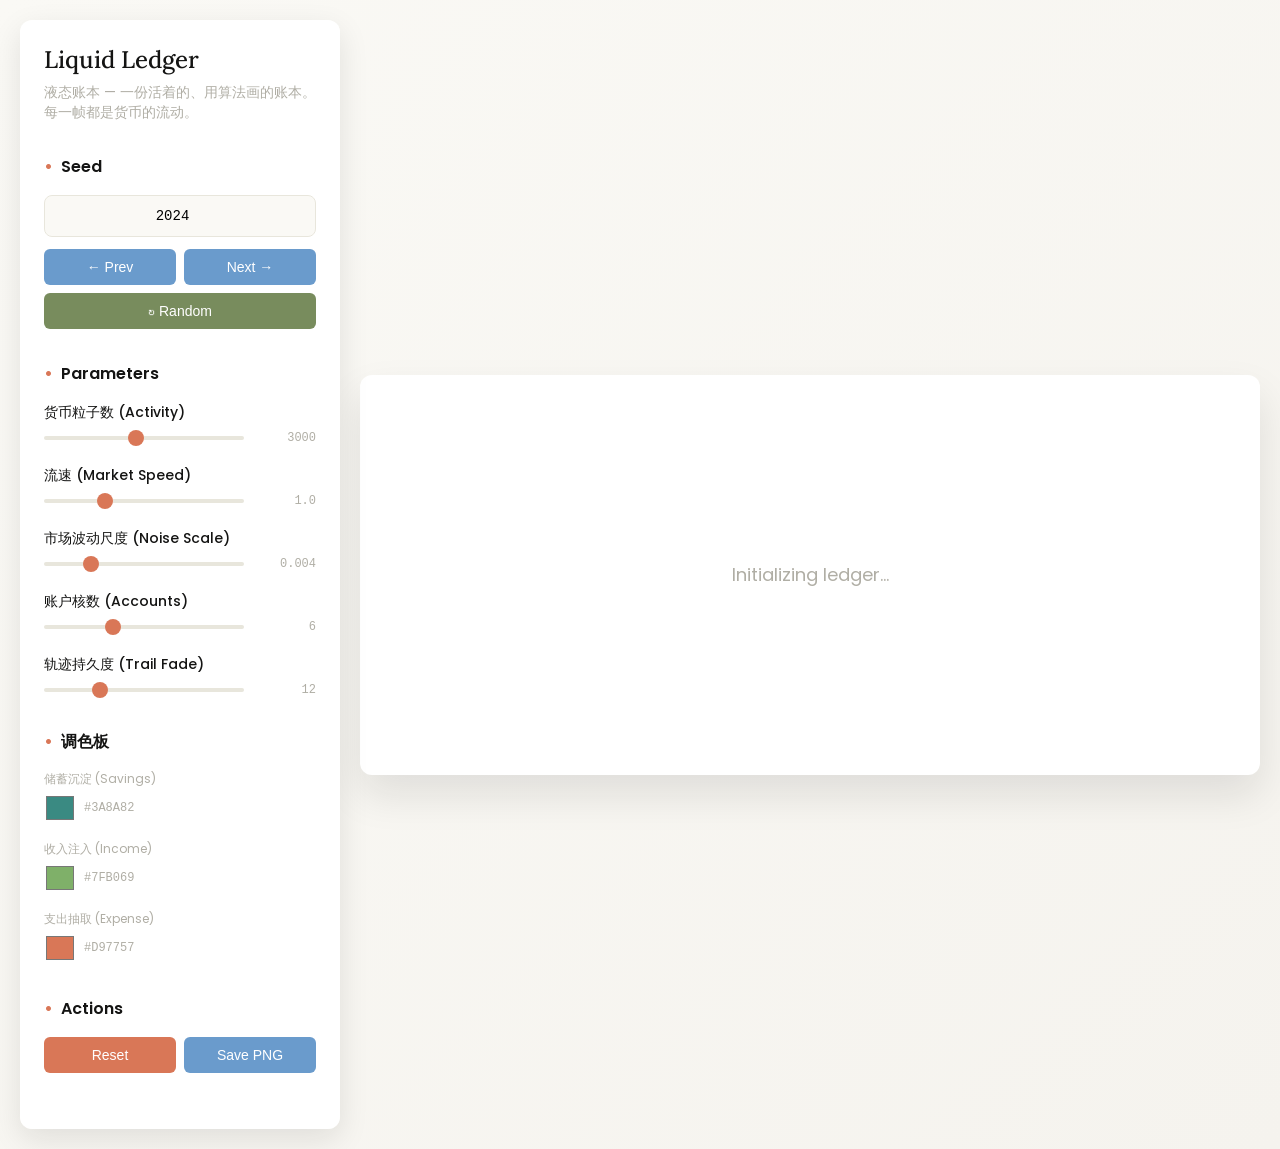
<file: 002.产品实现/algorithmic-art/liquid-ledger.html>
<!DOCTYPE html>
<!--
    基于 Anthropic 算法艺术 viewer 模板
    保留：sidebar 结构 / 字体 / Anthropic 配色（UI 用）
    替换：算法 / 参数 / 颜色（艺术用）
-->
<html lang="zh-CN">
<head>
    <meta charset="UTF-8">
    <meta name="viewport" content="width=device-width, initial-scale=1.0">
    <title>Liquid Ledger — 液态账本</title>
    <script src="https://cdn.bootcdn.net/ajax/libs/p5.js/1.7.0/p5.min.js"></script>
    <link rel="preconnect" href="https://fonts.googleapis.com">
    <link rel="preconnect" href="https://fonts.gstatic.com" crossorigin>
    <link href="https://fonts.googleapis.com/css2?family=Poppins:wght@400;500;600&family=Lora:wght@400;500&display=swap" rel="stylesheet">
    <style>
        :root {
            --anthropic-dark: #141413;
            --anthropic-light: #faf9f5;
            --anthropic-mid-gray: #b0aea5;
            --anthropic-light-gray: #e8e6dc;
            --anthropic-orange: #d97757;
            --anthropic-blue: #6a9bcc;
            --anthropic-green: #788c5d;
        }
        * { margin: 0; padding: 0; box-sizing: border-box; }
        body {
            font-family: 'Poppins', sans-serif;
            background: linear-gradient(135deg, var(--anthropic-light) 0%, #f5f3ee 100%);
            min-height: 100vh;
            color: var(--anthropic-dark);
        }
        .container {
            display: flex;
            min-height: 100vh;
            padding: 20px;
            gap: 20px;
        }
        .sidebar {
            width: 320px;
            flex-shrink: 0;
            background: rgba(255, 255, 255, 0.95);
            backdrop-filter: blur(10px);
            padding: 24px;
            border-radius: 12px;
            box-shadow: 0 10px 30px rgba(20, 20, 19, 0.1);
            overflow-y: auto;
            overflow-x: hidden;
        }
        .sidebar h1 {
            font-family: 'Lora', serif;
            font-size: 24px;
            font-weight: 500;
            color: var(--anthropic-dark);
            margin-bottom: 8px;
        }
        .sidebar .subtitle {
            color: var(--anthropic-mid-gray);
            font-size: 14px;
            margin-bottom: 32px;
            line-height: 1.4;
        }
        .control-section { margin-bottom: 32px; }
        .control-section h3 {
            font-size: 16px;
            font-weight: 600;
            color: var(--anthropic-dark);
            margin-bottom: 16px;
            display: flex;
            align-items: center;
            gap: 8px;
        }
        .control-section h3::before {
            content: '•';
            color: var(--anthropic-orange);
            font-weight: bold;
        }
        .seed-input {
            width: 100%;
            background: var(--anthropic-light);
            padding: 12px;
            border-radius: 8px;
            font-family: 'Courier New', monospace;
            font-size: 14px;
            margin-bottom: 12px;
            border: 1px solid var(--anthropic-light-gray);
            text-align: center;
        }
        .seed-input:focus {
            outline: none;
            border-color: var(--anthropic-orange);
            box-shadow: 0 0 0 2px rgba(217, 119, 87, 0.1);
            background: white;
        }
        .seed-controls {
            display: grid;
            grid-template-columns: 1fr 1fr;
            gap: 8px;
            margin-bottom: 8px;
        }
        .regen-button { margin-bottom: 0; }
        .control-group { margin-bottom: 20px; }
        .control-group label {
            display: block;
            font-size: 14px;
            font-weight: 500;
            color: var(--anthropic-dark);
            margin-bottom: 8px;
        }
        .slider-container {
            display: flex;
            align-items: center;
            gap: 12px;
        }
        .slider-container input[type="range"] {
            flex: 1;
            height: 4px;
            background: var(--anthropic-light-gray);
            border-radius: 2px;
            outline: none;
            -webkit-appearance: none;
        }
        .slider-container input[type="range"]::-webkit-slider-thumb {
            -webkit-appearance: none;
            width: 16px;
            height: 16px;
            background: var(--anthropic-orange);
            border-radius: 50%;
            cursor: pointer;
            transition: all 0.2s ease;
        }
        .slider-container input[type="range"]::-webkit-slider-thumb:hover {
            transform: scale(1.1);
            background: #c86641;
        }
        .slider-container input[type="range"]::-moz-range-thumb {
            width: 16px;
            height: 16px;
            background: var(--anthropic-orange);
            border-radius: 50%;
            border: none;
            cursor: pointer;
            transition: all 0.2s ease;
        }
        .value-display {
            font-family: 'Courier New', monospace;
            font-size: 12px;
            color: var(--anthropic-mid-gray);
            min-width: 60px;
            text-align: right;
        }
        .color-group { margin-bottom: 16px; }
        .color-group label {
            display: block;
            font-size: 12px;
            color: var(--anthropic-mid-gray);
            margin-bottom: 4px;
        }
        .color-picker-container {
            display: flex;
            align-items: center;
            gap: 8px;
        }
        .color-picker-container input[type="color"] {
            width: 32px;
            height: 32px;
            border: none;
            border-radius: 6px;
            cursor: pointer;
            background: none;
            padding: 0;
        }
        .color-value {
            font-family: 'Courier New', monospace;
            font-size: 12px;
            color: var(--anthropic-mid-gray);
        }
        .button {
            background: var(--anthropic-orange);
            color: white;
            border: none;
            padding: 10px 16px;
            border-radius: 6px;
            font-size: 14px;
            font-weight: 500;
            cursor: pointer;
            transition: all 0.2s ease;
            width: 100%;
        }
        .button:hover {
            background: #c86641;
            transform: translateY(-1px);
        }
        .button:active { transform: translateY(0); }
        .button.secondary { background: var(--anthropic-blue); }
        .button.secondary:hover { background: #5a8bb8; }
        .button.tertiary { background: var(--anthropic-green); }
        .button.tertiary:hover { background: #6b7b52; }
        .button-row { display: flex; gap: 8px; }
        .button-row .button { flex: 1; }
        .canvas-area {
            flex: 1;
            display: flex;
            align-items: center;
            justify-content: center;
            min-width: 0;
        }
        #canvas-container {
            width: 100%;
            max-width: 1000px;
            border-radius: 12px;
            overflow: hidden;
            box-shadow: 0 20px 40px rgba(20, 20, 19, 0.1);
            background: white;
        }
        #canvas-container canvas {
            display: block;
            width: 100% !important;
            height: auto !important;
        }
        .loading {
            display: flex;
            align-items: center;
            justify-content: center;
            font-size: 18px;
            color: var(--anthropic-mid-gray);
            min-height: 400px;
        }
        @media (max-width: 600px) {
            .container { flex-direction: column; }
            .sidebar { width: 100%; }
            .canvas-area { padding: 20px; }
        }
    </style>
</head>
<body>
    <div class="container">
        <div class="sidebar">
            <h1>Liquid Ledger</h1>
            <div class="subtitle">液态账本 — 一份活着的、用算法画的账本。每一帧都是货币的流动。</div>

            <div class="control-section">
                <h3>Seed</h3>
                <input type="number" id="seed-input" class="seed-input" value="2024" onchange="updateSeed()">
                <div class="seed-controls">
                    <button class="button secondary" onclick="previousSeed()">← Prev</button>
                    <button class="button secondary" onclick="nextSeed()">Next →</button>
                </div>
                <button class="button tertiary regen-button" onclick="randomSeedAndUpdate()">↻ Random</button>
            </div>

            <div class="control-section">
                <h3>Parameters</h3>

                <div class="control-group">
                    <label>货币粒子数 (Activity)</label>
                    <div class="slider-container">
                        <input type="range" id="particleCount" min="500" max="6000" step="100" value="3000" oninput="updateParam('particleCount', this.value)">
                        <span class="value-display" id="particleCount-value">3000</span>
                    </div>
                </div>

                <div class="control-group">
                    <label>流速 (Market Speed)</label>
                    <div class="slider-container">
                        <input type="range" id="flowSpeed" min="0.2" max="3.0" step="0.1" value="1.0" oninput="updateParam('flowSpeed', this.value)">
                        <span class="value-display" id="flowSpeed-value">1.0</span>
                    </div>
                </div>

                <div class="control-group">
                    <label>市场波动尺度 (Noise Scale)</label>
                    <div class="slider-container">
                        <input type="range" id="noiseScale" min="0.001" max="0.015" step="0.0005" value="0.004" oninput="updateParam('noiseScale', this.value)">
                        <span class="value-display" id="noiseScale-value">0.004</span>
                    </div>
                </div>

                <div class="control-group">
                    <label>账户核数 (Accounts)</label>
                    <div class="slider-container">
                        <input type="range" id="nucleusCount" min="2" max="14" step="1" value="6" oninput="updateParam('nucleusCount', this.value)">
                        <span class="value-display" id="nucleusCount-value">6</span>
                    </div>
                </div>

                <div class="control-group">
                    <label>轨迹持久度 (Trail Fade)</label>
                    <div class="slider-container">
                        <input type="range" id="trailFade" min="2" max="40" step="1" value="12" oninput="updateParam('trailFade', this.value)">
                        <span class="value-display" id="trailFade-value">12</span>
                    </div>
                </div>
            </div>

            <div class="control-section">
                <h3>调色板</h3>
                <div class="color-group">
                    <label>储蓄沉淀 (Savings)</label>
                    <div class="color-picker-container">
                        <input type="color" id="color1" value="#3A8A82" onchange="updateColor('color1', this.value)">
                        <span class="color-value" id="color1-value">#3A8A82</span>
                    </div>
                </div>
                <div class="color-group">
                    <label>收入注入 (Income)</label>
                    <div class="color-picker-container">
                        <input type="color" id="color2" value="#7FB069" onchange="updateColor('color2', this.value)">
                        <span class="color-value" id="color2-value">#7FB069</span>
                    </div>
                </div>
                <div class="color-group">
                    <label>支出抽取 (Expense)</label>
                    <div class="color-picker-container">
                        <input type="color" id="color3" value="#D97757" onchange="updateColor('color3', this.value)">
                        <span class="color-value" id="color3-value">#D97757</span>
                    </div>
                </div>
            </div>

            <div class="control-section">
                <h3>Actions</h3>
                <div class="button-row">
                    <button class="button" onclick="resetParameters()">Reset</button>
                    <button class="button secondary" onclick="exportImage()">Save PNG</button>
                </div>
            </div>
        </div>

        <div class="canvas-area">
            <div id="canvas-container">
                <div class="loading">Initializing ledger...</div>
            </div>
        </div>
    </div>

    <script>
        // ═══════════════════════════════════════════════════════════════════════
        // LIQUID LEDGER — 算法实现
        // 哲学：账户余额 = 流场中粒子受账户核调制的合成运动
        // ═══════════════════════════════════════════════════════════════════════

        let params = {
            seed: 2024,
            particleCount: 3000,
            flowSpeed: 1.0,
            noiseScale: 0.004,
            nucleusCount: 6,
            trailFade: 12,
            colorPalette: ['#3A8A82', '#7FB069', '#D97757']
        };

        let defaultParams = {...params};

        // 系统状态
        let particles = [];
        let nuclei = [];
        let flowField = [];
        let cols, rows;
        let scl = 12;
        let time = 0;
        let palette;

        // ═══════════════════════════════════════════════════════════════════════
        // 工具：颜色处理
        // ═══════════════════════════════════════════════════════════════════════

        function hexToRgb(hex) {
            const r = /^#?([a-f\d]{2})([a-f\d]{2})([a-f\d]{2})$/i.exec(hex);
            return r ? {
                r: parseInt(r[1], 16),
                g: parseInt(r[2], 16),
                b: parseInt(r[3], 16)
            } : null;
        }

        function rebuildPalette() {
            palette = params.colorPalette.map(hexToRgb);
        }

        // 在三个调色板颜色间按 t∈[0,1] 插值
        // t < 0.5: 储蓄 -> 收入; t >= 0.5: 收入 -> 支出
        function colorAt(t) {
            t = constrain(t, 0, 1);
            let c1, c2, local;
            if (t < 0.5) {
                c1 = palette[0]; c2 = palette[1]; local = t * 2;
            } else {
                c1 = palette[1]; c2 = palette[2]; local = (t - 0.5) * 2;
            }
            return {
                r: Math.round(c1.r + (c2.r - c1.r) * local),
                g: Math.round(c1.g + (c2.g - c1.g) * local),
                b: Math.round(c1.b + (c2.b - c1.b) * local)
            };
        }

        // ═══════════════════════════════════════════════════════════════════════
        // 账户核：吸引子与排斥子
        // ═══════════════════════════════════════════════════════════════════════

        class Nucleus {
            constructor(x, y, type) {
                this.x = x;
                this.y = y;
                this.homeX = x;
                this.homeY = y;
                this.type = type; // 'attractor' (储蓄) or 'repeller' (支出)
                this.strength = random(40, 120);
                this.phase = random(TWO_PI);
                this.driftR = random(20, 80);
            }

            update() {
                // 账户核在画布上缓慢漂移（账户结构随时间微调）
                this.x = this.homeX + cos(time * 0.0008 + this.phase) * this.driftR;
                this.y = this.homeY + sin(time * 0.0006 + this.phase * 1.3) * this.driftR;
            }
        }

        // ═══════════════════════════════════════════════════════════════════════
        // 粒子：货币单位
        // ═══════════════════════════════════════════════════════════════════════

        class Particle {
            constructor() {
                this.reset(true);
            }

            reset(initial) {
                this.x = initial ? random(width) : (random() < 0.5 ? 0 : width);
                this.y = initial ? random(height) : (random() < 0.5 ? 0 : height);
                this.vx = 0;
                this.vy = 0;
                this.life = random(60, 220);
                this.maxLife = this.life;
                this.speed = 0;
            }

            step() {
                // 1. 采样流场方向
                let col = floor(this.x / scl);
                let row = floor(this.y / scl);
                col = constrain(col, 0, cols - 1);
                row = constrain(row, 0, rows - 1);
                let idx = col + row * cols;
                let angle = flowField[idx];
                let fx = cos(angle);
                let fy = sin(angle);

                // 2. 账户核调制（吸引力/排斥力）
                let nx = 0, ny = 0;
                for (let n of nuclei) {
                    let dx = n.x - this.x;
                    let dy = n.y - this.y;
                    let d2 = dx * dx + dy * dy;
                    let d = Math.sqrt(d2) + 0.01;
                    let falloff = n.strength / d;
                    if (n.type === 'attractor') {
                        nx += (dx / d) * falloff;
                        ny += (dy / d) * falloff;
                    } else {
                        nx -= (dx / d) * falloff * 0.7;
                        ny -= (dy / d) * falloff * 0.7;
                    }
                }

                // 3. 合成速度
                this.vx = (this.vx + fx + nx * 0.04) * 0.92;
                this.vy = (this.vy + fy + ny * 0.04) * 0.92;
                this.x += this.vx * params.flowSpeed;
                this.y += this.vy * params.flowSpeed;
                this.speed = Math.sqrt(this.vx * this.vx + this.vy * this.vy);

                // 4. 寿命递减
                this.life -= 1;

                // 5. 边界或寿命终结 → 重生
                if (this.life <= 0 || this.x < -10 || this.x > width + 10 || this.y < -10 || this.y > height + 10) {
                    this.reset(false);
                }
            }

            display() {
                // 颜色 t 由「到最近吸引子的距离」决定 + 「速度」微调
                let nearestD = Infinity;
                let nearestType = 'attractor';
                for (let n of nuclei) {
                    let dx = n.x - this.x;
                    let dy = n.y - this.y;
                    let d = Math.sqrt(dx * dx + dy * dy);
                    if (d < nearestD) {
                        nearestD = d;
                        nearestType = n.type;
                    }
                }
                let t = constrain(nearestD / 320, 0, 1);
                // 排斥核附近的粒子偏向支出色
                if (nearestType === 'repeller') t = 0.5 + t * 0.5;
                let c = colorAt(t);

                // 透明度由年龄 + 速度决定
                let ageRatio = this.life / this.maxLife;
                let alpha = constrain(80 + ageRatio * 160 + this.speed * 8, 60, 240);

                // 渲染为细线段，模拟流体轨迹
                let speedMag = Math.min(this.speed * 6, 4);
                stroke(c.r, c.g, c.b, alpha);
                strokeWeight(1);
                line(this.x, this.y, this.x - this.vx * speedMag, this.y - this.vy * speedMag);
            }
        }

        // ═══════════════════════════════════════════════════════════════════════
        // 流场生成（多层 Perlin 噪声）
        // ═══════════════════════════════════════════════════════════════════════

        function generateFlowField() {
            let xoff = 0, yoff = 0;
            for (let y = 0; y < rows; y++) {
                xoff = 0;
                for (let x = 0; x < cols; x++) {
                    // 多 octaves 叠加：低频是经济周期，高频是消费冲动
                    let n1 = noise(xoff, yoff, time * 0.0003);
                    let n2 = noise(xoff * 2.5, yoff * 2.5, time * 0.0006);
                    let n = n1 * 0.7 + n2 * 0.3;
                    let angle = n * TWO_PI * 2;
                    flowField[x + y * cols] = angle;
                    xoff += params.noiseScale;
                }
                yoff += params.noiseScale;
            }
        }

        // ═══════════════════════════════════════════════════════════════════════
        // P5.JS 生命周期
        // ═══════════════════════════════════════════════════════════════════════

        function setup() {
            let canvas = createCanvas(1000, 1000);
            canvas.parent('canvas-container');
            initializeSystem();
            document.querySelector('.loading').style.display = 'none';
        }

        function initializeSystem() {
            randomSeed(params.seed);
            noiseSeed(params.seed);
            rebuildPalette();

            cols = floor(width / scl);
            rows = floor(height / scl);
            flowField = new Array(cols * rows);

            // 创建账户核：吸引子 + 排斥子混合
            nuclei = [];
            for (let i = 0; i < params.nucleusCount; i++) {
                let type = (i % 3 === 0) ? 'repeller' : 'attractor';
                let nx = random(width * 0.15, width * 0.85);
                let ny = random(height * 0.15, height * 0.85);
                nuclei.push(new Nucleus(nx, ny, type));
            }

            // 创建粒子
            particles = [];
            for (let i = 0; i < params.particleCount; i++) {
                particles.push(new Particle());
            }

            // 浅米色背景（账本的纸张）
            background(250, 249, 245);

            generateFlowField();
            time = 0;
        }

        function draw() {
            // 残影：让旧轨迹渐隐
            noStroke();
            fill(250, 249, 245, params.trailFade);
            rect(0, 0, width, height);

            // 账户核演化
            for (let n of nuclei) n.update();

            // 流场随时间缓慢演化
            if (frameCount % 6 === 0) generateFlowField();

            // 粒子更新与渲染
            for (let p of particles) {
                p.step();
                p.display();
            }

            // 账户核光晕
            noStroke();
            for (let n of nuclei) {
                let c = n.type === 'attractor' ? palette[0] : palette[2];
                let pulse = 18 + sin(time * 0.05 + n.phase) * 6;
                for (let r = pulse; r > 0; r -= 3) {
                    fill(c.r, c.g, c.b, map(r, 0, pulse, 18, 0));
                    ellipse(n.x, n.y, r * 2);
                }
                fill(255);
                ellipse(n.x, n.y, 5);
            }

            time++;
        }

        // ═══════════════════════════════════════════════════════════════════════
        // UI 控制
        // ═══════════════════════════════════════════════════════════════════════

        function updateParam(name, value) {
            params[name] = parseFloat(value);
            document.getElementById(name + '-value').textContent = value;
            // 影响结构的参数需要重建系统
            if (name === 'particleCount') {
                particles = [];
                for (let i = 0; i < params.particleCount; i++) particles.push(new Particle());
            } else if (name === 'nucleusCount') {
                nuclei = [];
                randomSeed(params.seed);
                for (let i = 0; i < params.nucleusCount; i++) {
                    let type = (i % 3 === 0) ? 'repeller' : 'attractor';
                    nuclei.push(new Nucleus(random(width * 0.15, width * 0.85), random(height * 0.15, height * 0.85), type));
                }
            } else if (name === 'noiseScale') {
                generateFlowField();
            }
        }

        function updateColor(id, value) {
            let idx = { color1: 0, color2: 1, color3: 2 }[id];
            params.colorPalette[idx] = value;
            document.getElementById(id + '-value').textContent = value;
            rebuildPalette();
        }

        function updateSeedDisplay() {
            document.getElementById('seed-input').value = params.seed;
        }

        function updateSeed() {
            let input = document.getElementById('seed-input');
            let newSeed = parseInt(input.value);
            if (newSeed && newSeed > 0) {
                params.seed = newSeed;
                initializeSystem();
            } else {
                updateSeedDisplay();
            }
        }

        function previousSeed() {
            params.seed = Math.max(1, params.seed - 1);
            updateSeedDisplay();
            initializeSystem();
        }

        function nextSeed() {
            params.seed = params.seed + 1;
            updateSeedDisplay();
            initializeSystem();
        }

        function randomSeedAndUpdate() {
            params.seed = Math.floor(Math.random() * 999999) + 1;
            updateSeedDisplay();
            initializeSystem();
        }

        function resetParameters() {
            params = {...defaultParams};
            document.getElementById('particleCount').value = params.particleCount;
            document.getElementById('particleCount-value').textContent = params.particleCount;
            document.getElementById('flowSpeed').value = params.flowSpeed;
            document.getElementById('flowSpeed-value').textContent = params.flowSpeed;
            document.getElementById('noiseScale').value = params.noiseScale;
            document.getElementById('noiseScale-value').textContent = params.noiseScale;
            document.getElementById('nucleusCount').value = params.nucleusCount;
            document.getElementById('nucleusCount-value').textContent = params.nucleusCount;
            document.getElementById('trailFade').value = params.trailFade;
            document.getElementById('trailFade-value').textContent = params.trailFade;
            document.getElementById('color1').value = params.colorPalette[0];
            document.getElementById('color1-value').textContent = params.colorPalette[0];
            document.getElementById('color2').value = params.colorPalette[1];
            document.getElementById('color2-value').textContent = params.colorPalette[1];
            document.getElementById('color3').value = params.colorPalette[2];
            document.getElementById('color3-value').textContent = params.colorPalette[2];
            updateSeedDisplay();
            initializeSystem();
        }

        function exportImage() {
            saveCanvas('liquid-ledger-' + params.seed, 'png');
        }

        window.addEventListener('load', updateSeedDisplay);
    </script>
</body>
</html>
</file>
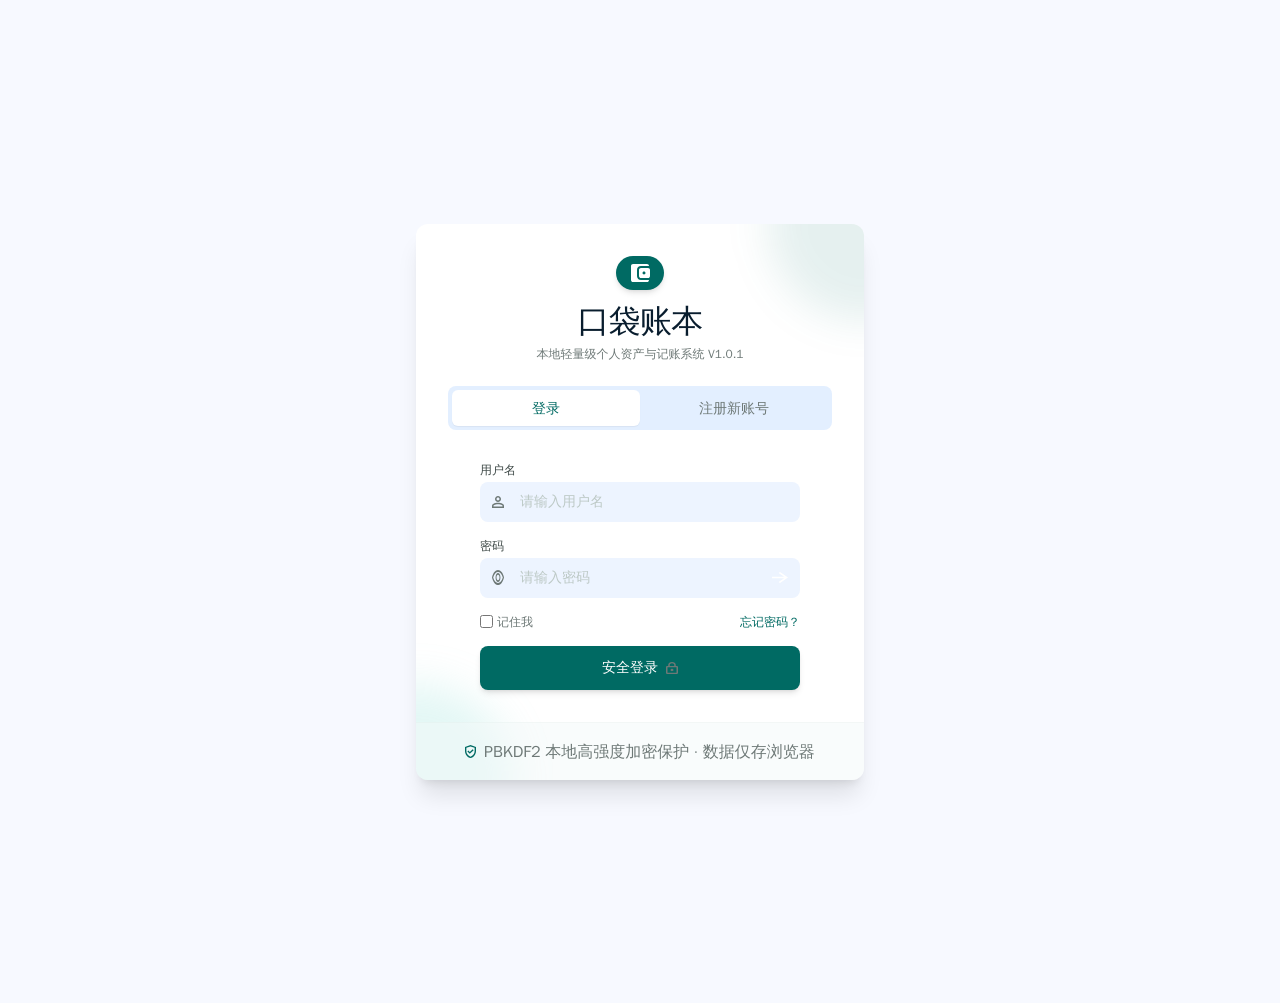
<file: 003.产品UI原型（美术设计）/登录与注册-口袋账本/preview.html>
<!DOCTYPE html>
<html lang="zh-CN">
<head>
  <meta charset="UTF-8"/>
  <meta content="width=1280, initial-scale=1.0" name="viewport"/>
  <title>口袋账本 · 登录与注册 · UI 原型预览</title>
  <link href="assets/icon-logo.svg" rel="icon" type="image/svg+xml"/>
  <style>
    /* ==== 设计还原：与 Figma 源文件保持像素级一致 ==== */
    :root {
      --primary: #006a63;
      --primary-fixed-dim-rgb: 117, 215, 204;
      --primary-rgb: 0, 106, 99;
      --on-primary: #ffffff;
      --surface: #f7f9ff;
      --surface-container-lowest: #ffffff;
      --surface-container-low: #edf4ff;
      --surface-container: #e3efff;
      --on-surface: #091d2e;
      --on-surface-variant: #3e4947;
      --outline: #6e7977;
      --outline-variant: #bdc9c6;
      --font-family: "WenQuanYi Zen Hei", "PingFang SC", "Microsoft YaHei", "Hiragino Sans GB", sans-serif;
    }

    * { box-sizing: border-box; margin: 0; padding: 0; }
    html, body {
      font-family: var(--font-family);
      color: var(--on-surface);
      -webkit-font-smoothing: antialiased;
      -moz-osx-font-smoothing: grayscale;
    }

    /* ==== 主背景（与 Figma 一致：浅蓝渐变 + 模糊光斑） ==== */
    .page {
      width: 1280px;
      min-height: 1002px;
      background: linear-gradient(90deg, #f7f9ff 0%, #f7f9ff 100%);
      display: flex;
      align-items: center;
      justify-content: center;
      padding: 223.5px 40px;
      position: relative;
      overflow: hidden;
    }

    /* ==== 卡片主体 ==== */
    .card {
      width: 100%;
      max-width: 448px;
      background: var(--surface-container-lowest);
      border-radius: 12px;
      box-shadow:
        0 20px 25px -5px rgba(0, 0, 0, 0.1),
        0 8px 10px -6px rgba(0, 0, 0, 0.1);
      overflow: hidden;
      position: relative;
      display: flex;
      flex-direction: column;
      gap: 8px;
      align-items: stretch;
    }

    /* ==== 装饰模糊光斑 ==== */
    .accent-tr {
      position: absolute;
      top: -96px;
      right: -96px;
      width: 192px;
      height: 192px;
      border-radius: 9999px;
      background: rgba(0, 106, 99, 0.1);
      filter: blur(20px);
      pointer-events: none;
      z-index: 0;
    }
    .accent-bl {
      position: absolute;
      bottom: -96px;
      left: -96px;
      width: 192px;
      height: 192px;
      border-radius: 9999px;
      background: rgba(117, 215, 204, 0.2);
      filter: blur(20px);
      pointer-events: none;
      z-index: 0;
    }

    /* ==== Header / Logo Area ==== */
    .header {
      position: relative;
      z-index: 1;
      display: flex;
      flex-direction: column;
      align-items: center;
      gap: 4px;
      padding: 32px 32px 16px 32px;
      width: 100%;
    }
    .logo {
      position: relative;
      width: 48px;
      height: 34px;
      background: var(--primary);
      border-radius: 9999px;
      display: flex;
      align-items: center;
      justify-content: center;
      box-shadow:
        0 4px 6px -1px rgba(0, 0, 0, 0.1),
        0 2px 4px -2px rgba(0, 0, 0, 0.1);
    }
    .logo img { width: 19px; height: 18px; display: block; }

    .title-wrap { padding-top: 8px; display: flex; flex-direction: column; align-items: center; width: 100%; }
    .title {
      font-size: 32px;
      line-height: 40px;
      letter-spacing: -0.8px;
      color: var(--on-surface);
      font-weight: 500;
      text-align: center;
    }
    .subtitle-wrap { display: flex; flex-direction: column; align-items: center; width: 100%; }
    .subtitle {
      font-size: 12px;
      line-height: 16px;
      color: var(--outline);
      font-weight: 500;
      text-align: center;
    }

    /* ==== Tab Switcher ==== */
    .tabs {
      position: relative;
      z-index: 1;
      display: flex;
      align-items: flex-start;
      padding: 0 32px;
      width: 100%;
    }
    .tabs-inner {
      display: flex;
      flex: 1 0 0;
      align-items: stretch;
      background: var(--surface-container);
      border-radius: 8px;
      padding: 4px;
      gap: 0;
    }
    .tab {
      flex: 1 0 0;
      display: flex;
      flex-direction: column;
      align-items: center;
      justify-content: center;
      padding: 8px 0;
      border-radius: 6px;
      border: none;
      background: transparent;
      font-size: 14px;
      line-height: 20px;
      font-weight: 500;
      cursor: pointer;
      transition: all 0.2s;
      color: var(--outline);
    }
    .tab.active {
      background: var(--surface-container-lowest);
      color: var(--primary);
      box-shadow: 0 1px 1px rgba(0, 0, 0, 0.05);
    }

    /* ==== Forms Container ==== */
    .forms {
      position: relative;
      z-index: 1;
      display: flex;
      flex-direction: column;
      gap: 16px;
      align-items: flex-start;
      padding: 24px 32px;
      width: 384px;
      max-width: 100%;
      margin: 0 auto;
    }
    .field { display: flex; flex-direction: column; gap: 4px; width: 100%; }
    .label {
      font-size: 12px;
      line-height: 16px;
      color: var(--on-surface-variant);
      font-weight: 500;
    }
    .input-wrap {
      position: relative;
      width: 100%;
    }
    .input-icon {
      position: absolute;
      left: 12px;
      top: 0;
      bottom: 0;
      display: flex;
      align-items: center;
      pointer-events: none;
      color: var(--outline);
    }
    .input-icon img { width: 12px; height: 12px; display: block; }
    .input-icon.password img { width: 12px; height: 15.75px; }
    .input {
      width: 100%;
      height: 40px;
      background: var(--surface-container-low);
      border: none;
      border-radius: 8px;
      padding: 11px 16px 11px 40px;
      font-size: 14px;
      line-height: normal;
      color: var(--on-surface);
      font-family: inherit;
      font-weight: 500;
      outline: none;
    }
    .input::placeholder { color: var(--outline-variant); font-weight: 500; }
    .input:focus { box-shadow: 0 0 0 2px rgba(0, 106, 99, 0.5); }

    .toggle-eye {
      position: absolute;
      right: 0;
      top: 8.38px;
      bottom: 8.38px;
      display: flex;
      align-items: center;
      padding: 6px 12px 6px 0;
      background: transparent;
      border: none;
      cursor: pointer;
      color: var(--outline);
    }
    .toggle-eye img { width: 16.5px; height: 11.25px; display: block; }

    /* ==== 记住我 + 忘记密码 ==== */
    .row-between {
      display: flex;
      align-items: center;
      justify-content: space-between;
      width: 100%;
    }
    .remember {
      display: flex;
      align-items: center;
      gap: 4px;
      background: transparent;
      border: none;
      cursor: pointer;
      font-family: inherit;
    }
    .checkbox {
      width: 13px;
      height: 13px;
      border: 1px solid #767676;
      border-radius: 2.5px;
      background: #fff;
      display: inline-block;
      flex-shrink: 0;
    }
    .remember-text {
      font-size: 12px;
      line-height: 16px;
      color: var(--outline);
      font-weight: 500;
    }
    .forgot {
      font-size: 12px;
      line-height: 16px;
      color: var(--primary);
      font-weight: 500;
      background: transparent;
      border: none;
      cursor: pointer;
      font-family: inherit;
    }

    /* ==== 安全登录按钮 ==== */
    .submit {
      position: relative;
      width: 100%;
      height: 44px;
      background: var(--primary);
      color: var(--on-primary);
      border: none;
      border-radius: 8px;
      font-size: 14px;
      line-height: 20px;
      font-weight: 500;
      cursor: pointer;
      display: flex;
      align-items: center;
      justify-content: center;
      gap: 8px;
      box-shadow:
        0 4px 6px -1px rgba(0, 0, 0, 0.1),
        0 2px 4px -2px rgba(0, 0, 0, 0.1);
      font-family: inherit;
    }
    .submit img { width: 12px; height: 12px; display: block; }

    /* ==== Footer ==== */
    .footer {
      position: relative;
      z-index: 1;
      background: rgba(244, 250, 249, 0.5);
      border-top: 1px solid rgba(189, 201, 198, 0.1);
      display: flex;
      align-items: center;
      justify-content: center;
      gap: 8px;
      padding: 17px 32px 16px 32px;
      width: 100%;
    }
    .footer img { width: 10.667px; height: 13.333px; display: block; }
    .footer-text {
      font-size: 16px;
      line-height: 24px;
      color: var(--outline);
      font-weight: 500;
    }
  </style>
</head>
<body>
  <!-- ============================ 登录与注册 - 口袋账本 ============================ -->
  <main class="page" data-name="登录与注册 - 口袋账本">
    <section class="card" data-name="Background+Shadow">
      <div class="accent-tr" data-name="Decorative background accent"></div>
      <div class="accent-bl" data-name="Overlay+Blur"></div>

      <!-- ====== Header ====== -->
      <div class="header" data-name="Header / Logo Area">
        <div class="logo" data-name="Background">
          <div data-name="Overlay+Shadow"></div>
          <div data-name="Container">
            <img alt="logo" src="assets/icon-logo.svg"/>
          </div>
        </div>
        <div class="title-wrap" data-name="Heading 1">
          <h1 class="title" data-name="Text">口袋账本</h1>
        </div>
        <div class="subtitle-wrap" data-name="Container">
          <p class="subtitle" data-name="Text">本地轻量级个人资产与记账系统 V1.0.1</p>
        </div>
      </div>

      <!-- ====== Tab Switcher ====== -->
      <div class="tabs" data-name="Tab Switcher">
        <div class="tabs-inner" data-name="Background">
          <button class="tab active" data-name="Button" type="button">登录</button>
          <button class="tab" data-name="Button" type="button">注册新账号</button>
        </div>
      </div>

      <!-- ====== Forms ====== -->
      <form class="forms" data-name="Forms Container → Form - LOGIN FORM">
        <!-- 用户名 -->
        <div class="field" data-name="Container">
          <div class="label" data-name="Label">用户名</div>
          <div class="input-wrap" data-name="Container">
            <span class="input-icon" data-name="Container">
              <img alt="user" src="assets/icon-user.svg"/>
            </span>
            <input class="input" placeholder="请输入用户名" type="text"/>
          </div>
        </div>

        <!-- 密码 -->
        <div class="field" data-name="Container">
          <div class="label" data-name="Label">密码</div>
          <div class="input-wrap" data-name="Container">
            <span class="input-icon password" data-name="Container">
              <img alt="password" src="assets/icon-password.svg"/>
            </span>
            <input class="input" placeholder="请输入密码" type="password"/>
            <button class="toggle-eye" data-name="Button" type="button">
              <img alt="toggle visibility" src="assets/icon-eye.svg"/>
            </button>
          </div>
        </div>

        <!-- 记住我 + 忘记密码 -->
        <div class="row-between" data-name="Container">
          <button class="remember" data-name="Label" type="button">
            <span class="checkbox" data-name="Input"></span>
            <span class="remember-text">记住我</span>
          </button>
          <button class="forgot" data-name="Button" type="button">忘记密码？</button>
        </div>

        <!-- 安全登录 -->
        <button class="submit" data-name="Button" type="submit">
          <span data-name="Container">安全登录</span>
          <img alt="login" src="assets/icon-arrow.svg"/>
        </button>
      </form>

      <!-- ====== Footer ====== -->
      <div class="footer" data-name="Footer Security Badge">
        <img alt="shield" src="assets/icon-lock.svg"/>
        <span class="footer-text">PBKDF2 本地高强度加密保护 · 数据仅存浏览器</span>
      </div>
    </section>
  </main>
</body>
</html>
</file>
